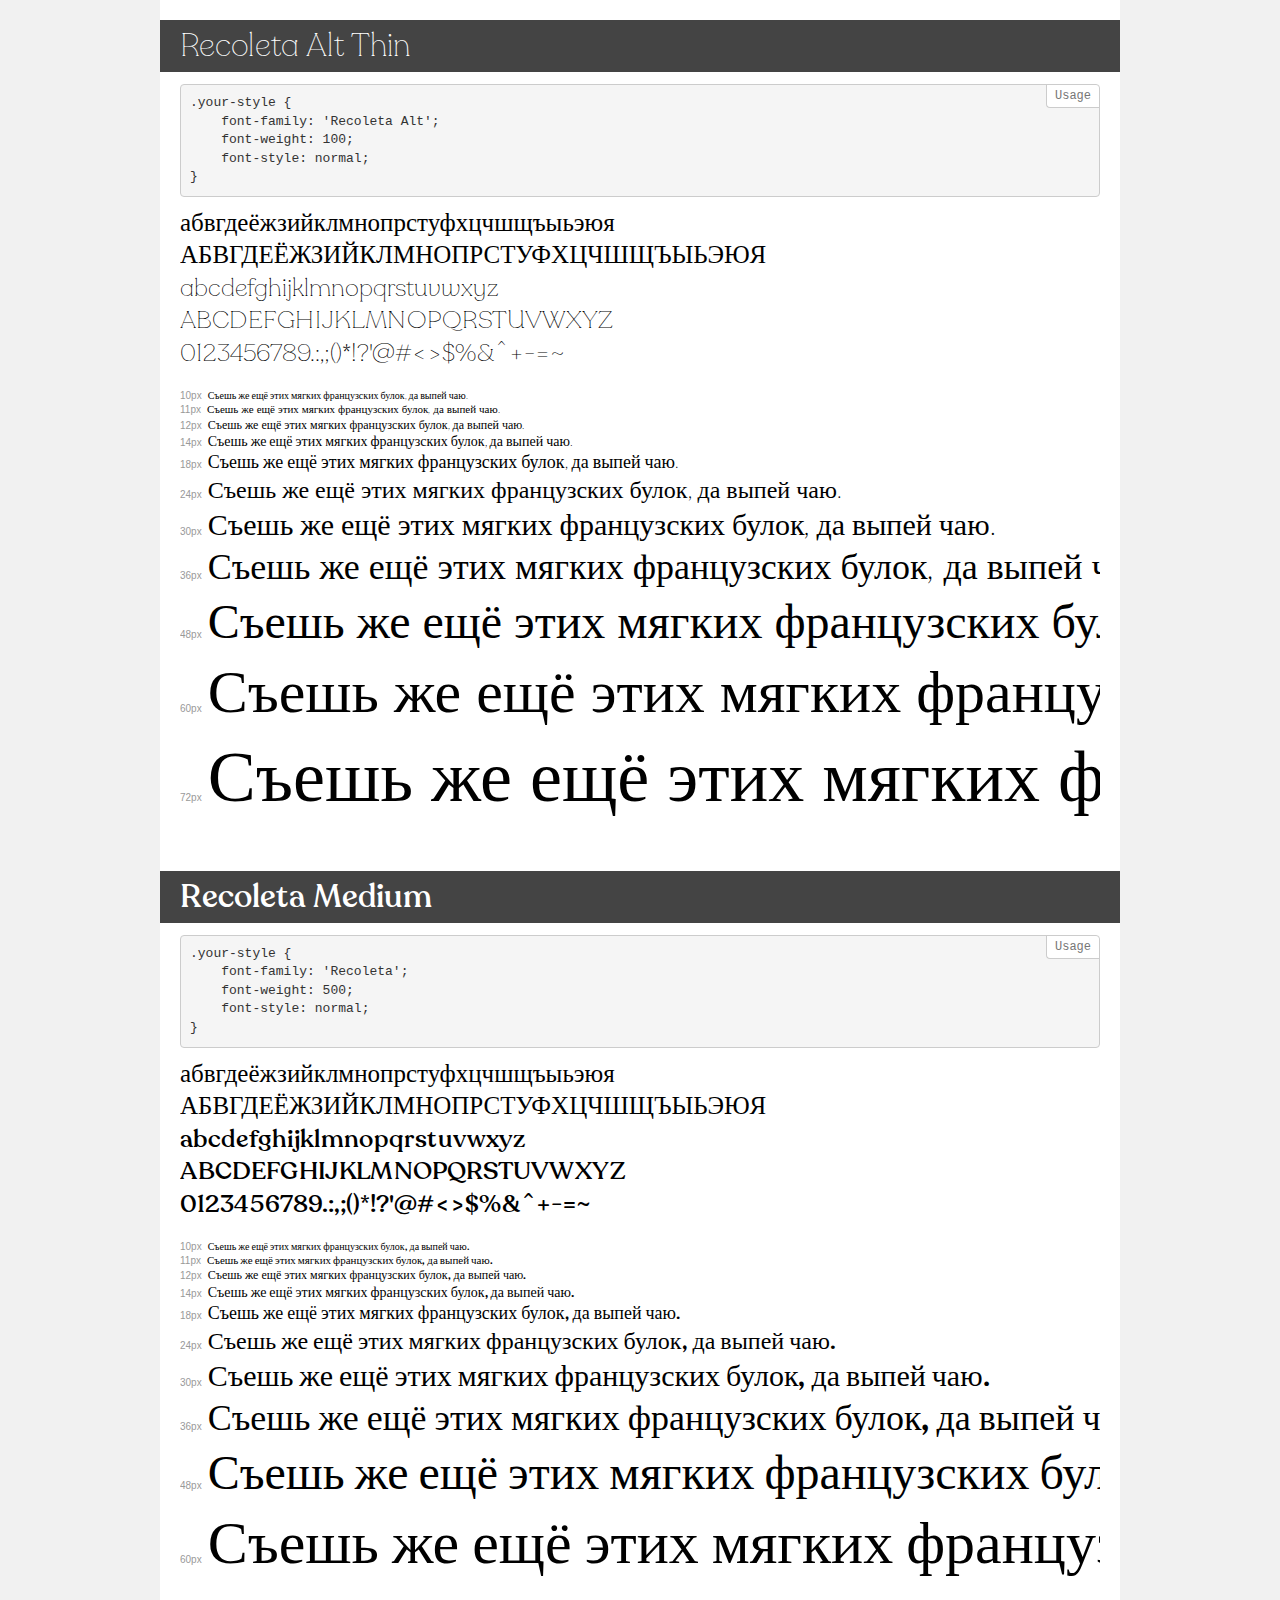
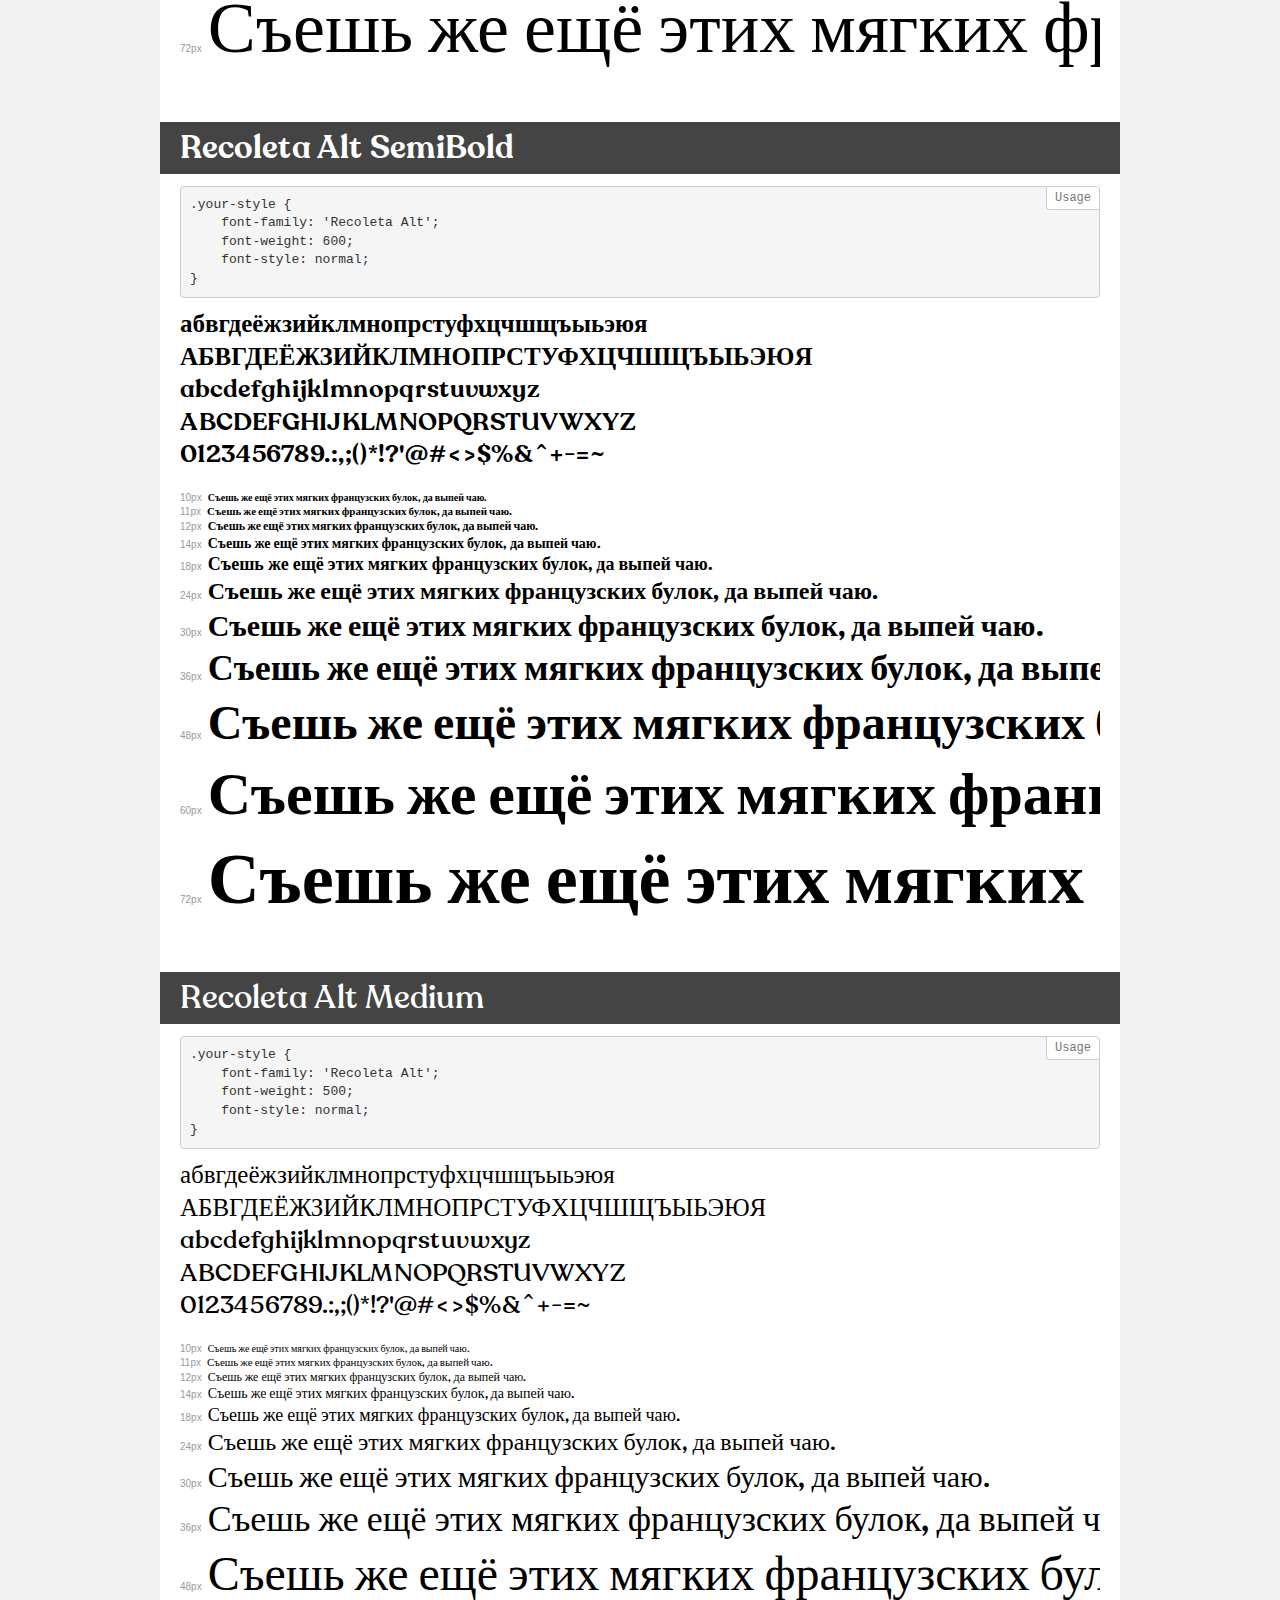
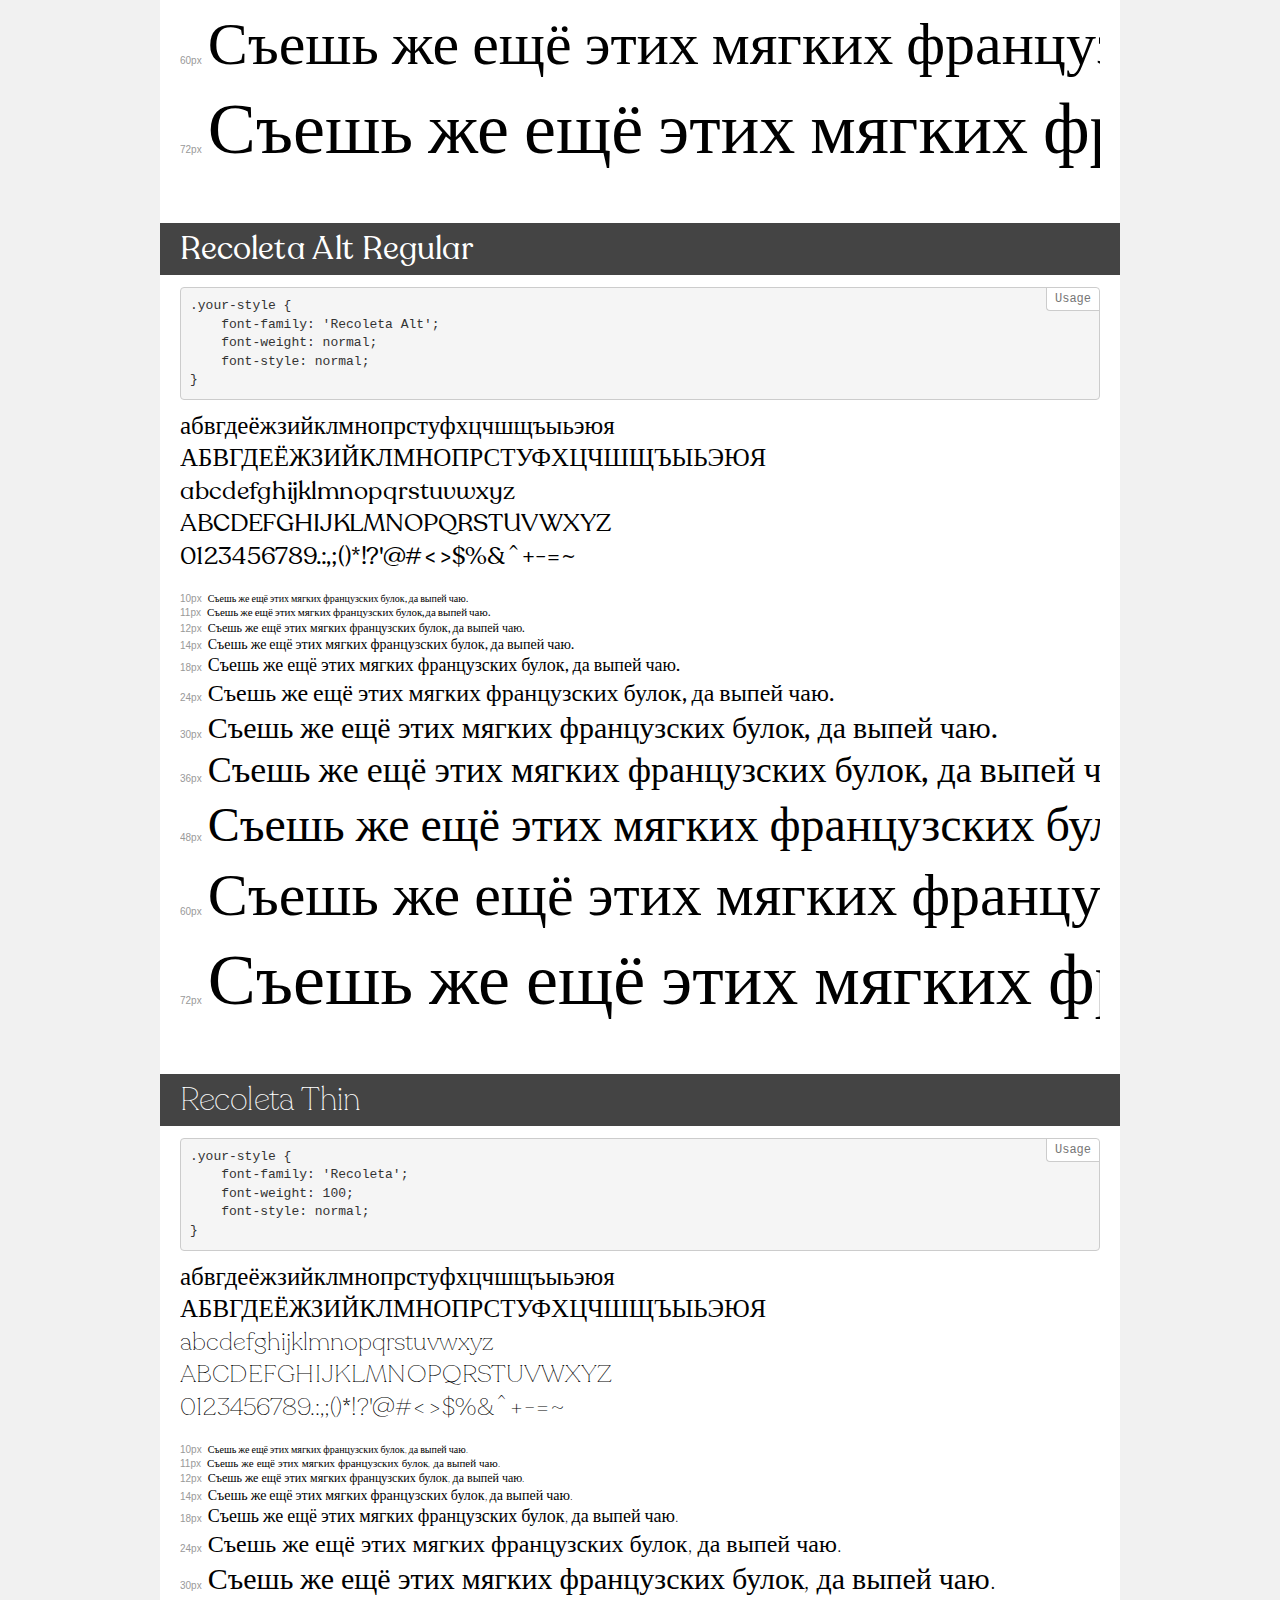
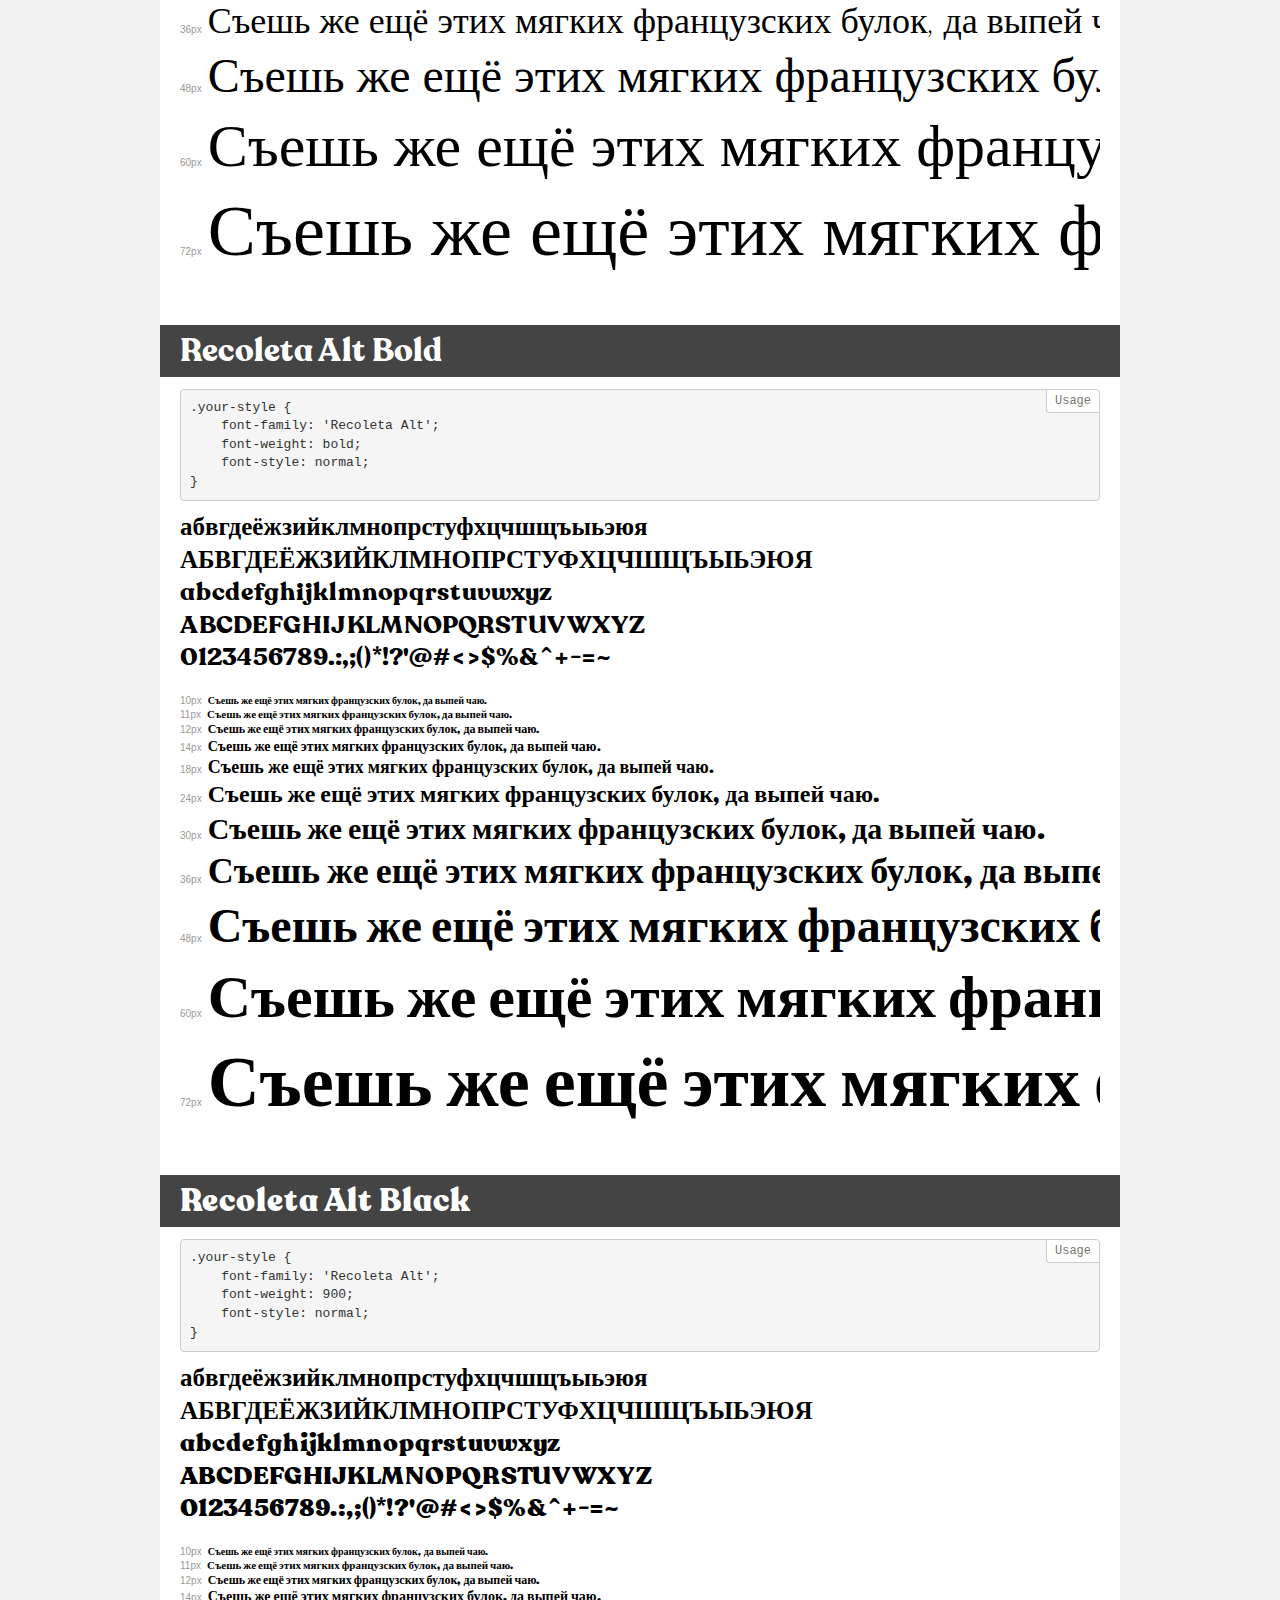
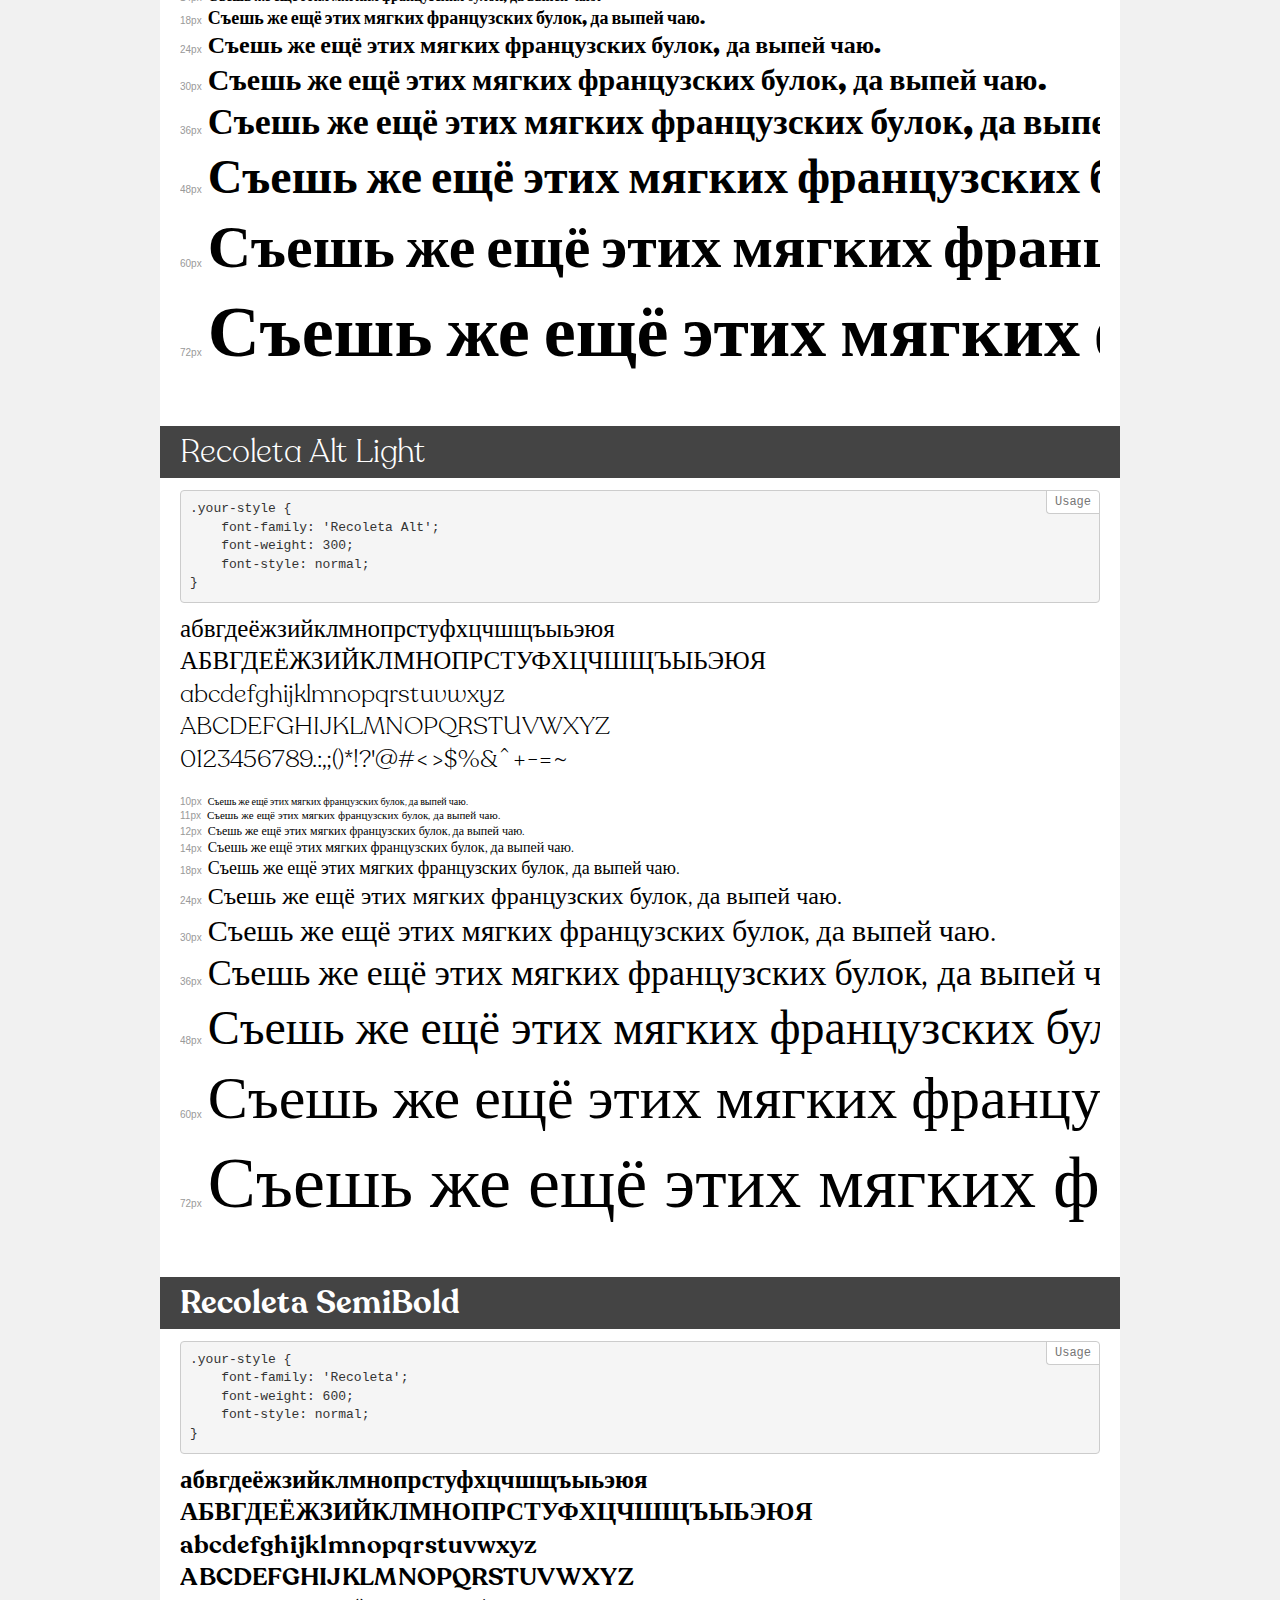
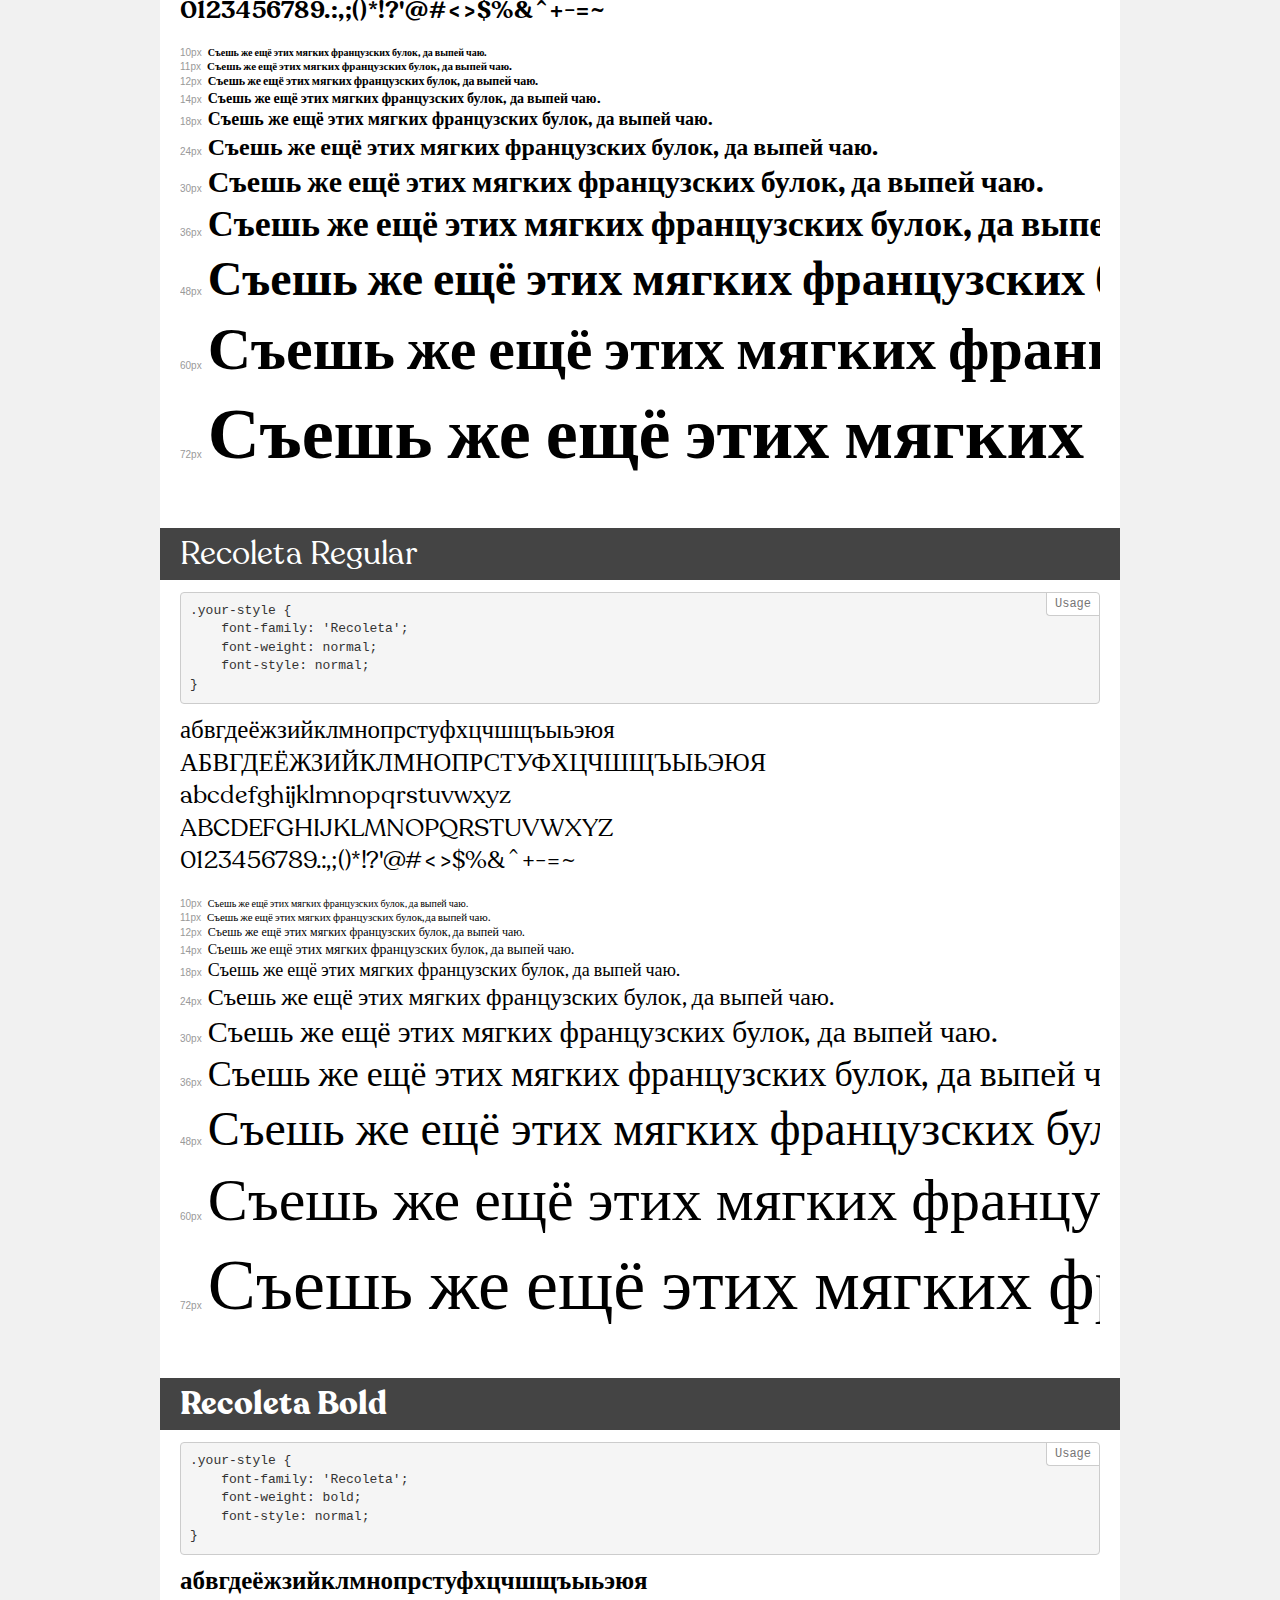
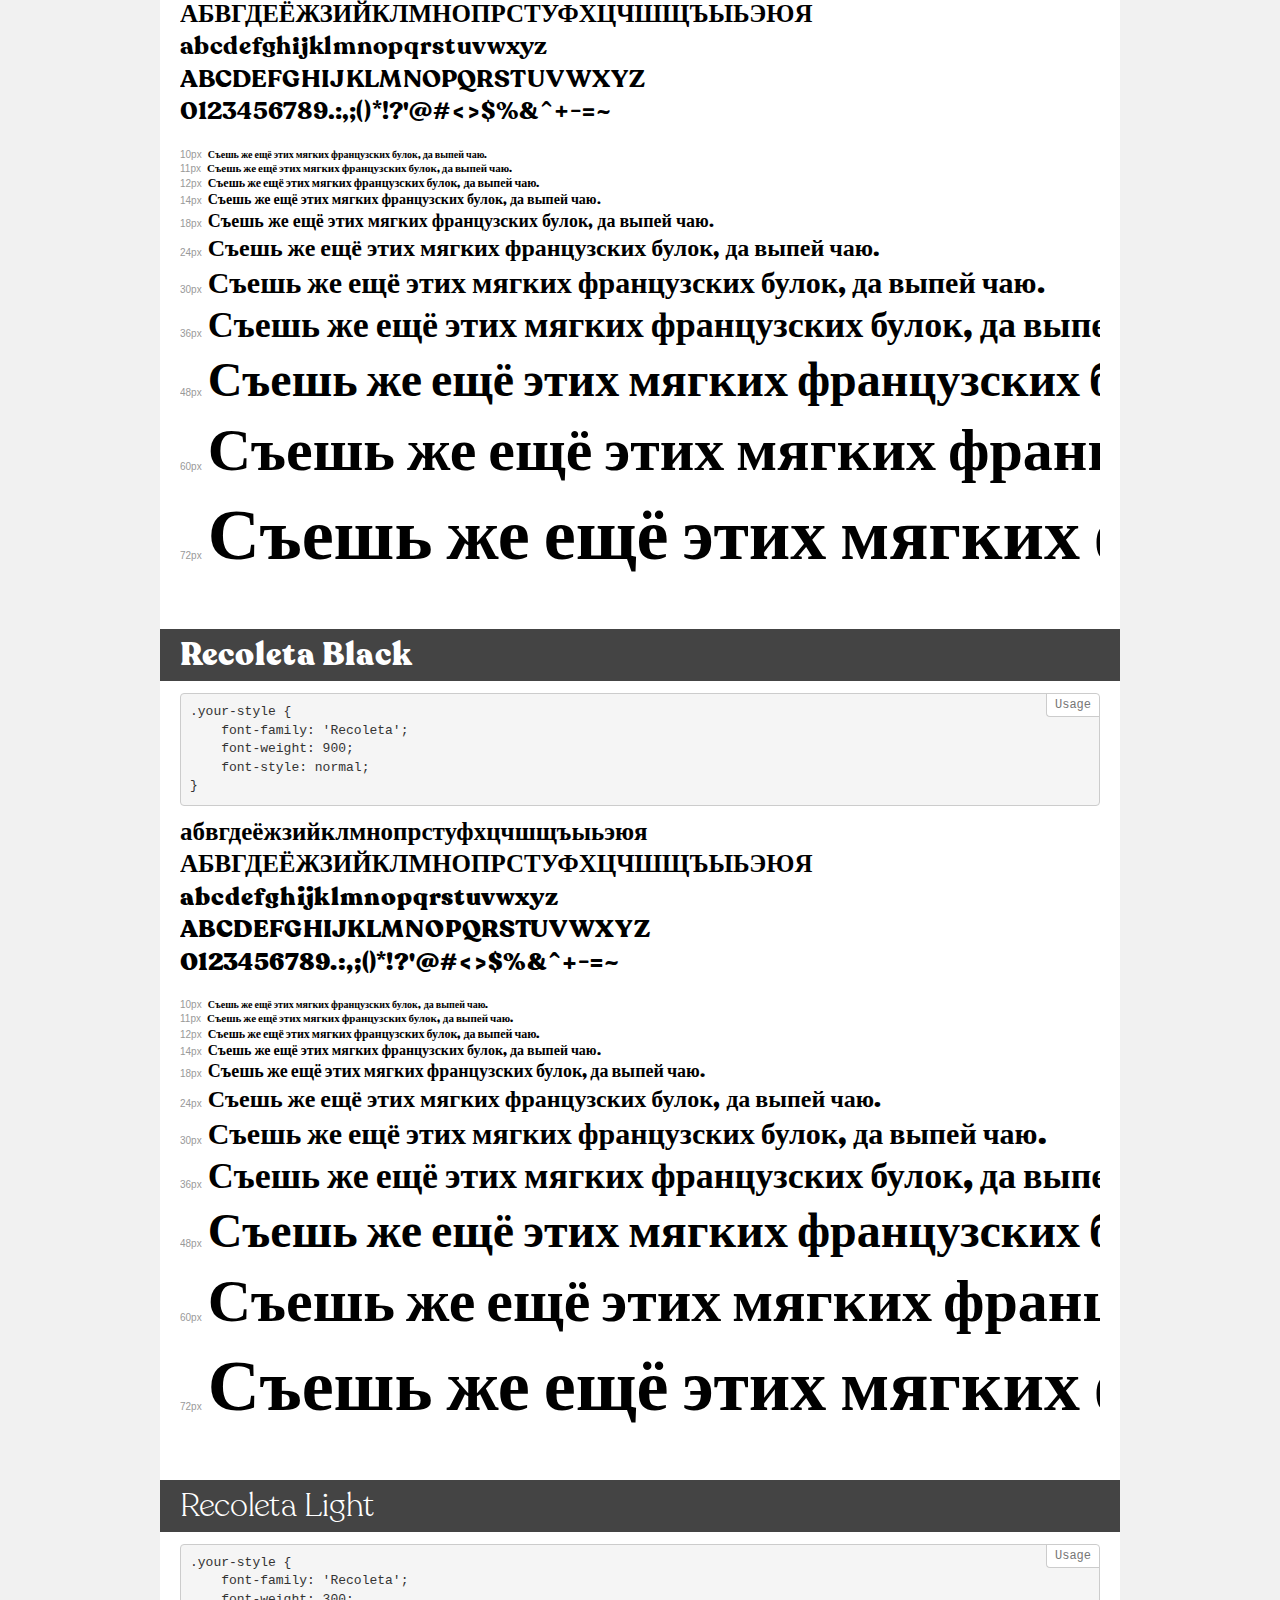
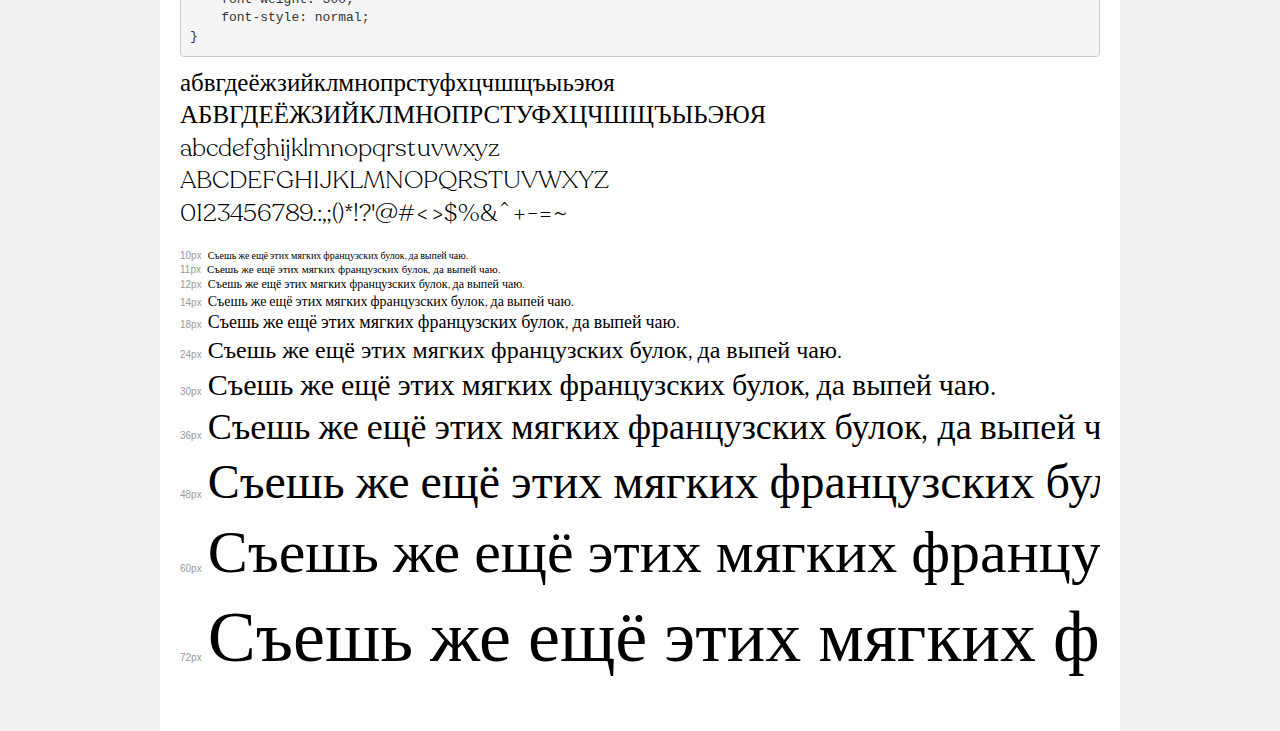
<file: fonts/demo.html>
<!DOCTYPE html>
<html>
<head>
    <meta charset="utf-8">
    <meta http-equiv="X-UA-Compatible" content="IE=edge">
    <meta name="viewport" content="width=device-width, initial-scale=1">
    <meta name="robots" content="noindex, noarchive">
    <meta name="format-detection" content="telephone=no">
    <title>Transfonter demo</title>
    <link href="stylesheet.css" rel="stylesheet">
    <style>
        /*
        http://meyerweb.com/eric/tools/css/reset/
        v2.0 | 20110126
        License: none (public domain)
        */
        html, body, div, span, applet, object, iframe,
        h1, h2, h3, h4, h5, h6, p, blockquote, pre,
        a, abbr, acronym, address, big, cite, code,
        del, dfn, em, img, ins, kbd, q, s, samp,
        small, strike, strong, sub, sup, tt, var,
        b, u, i, center,
        dl, dt, dd, ol, ul, li,
        fieldset, form, label, legend,
        table, caption, tbody, tfoot, thead, tr, th, td,
        article, aside, canvas, details, embed,
        figure, figcaption, footer, header, hgroup,
        menu, nav, output, ruby, section, summary,
        time, mark, audio, video {
            margin: 0;
            padding: 0;
            border: 0;
            font-size: 100%;
            font: inherit;
            vertical-align: baseline;
        }
        /* HTML5 display-role reset for older browsers */
        article, aside, details, figcaption, figure,
        footer, header, hgroup, menu, nav, section {
            display: block;
        }
        body {
            line-height: 1;
        }
        ol, ul {
            list-style: none;
        }
        blockquote, q {
            quotes: none;
        }
        blockquote:before, blockquote:after,
        q:before, q:after {
            content: '';
            content: none;
        }
        table {
            border-collapse: collapse;
            border-spacing: 0;
        }
        /* common styles */
        body {
            background: #f1f1f1;
            color: #000;
        }
        .page {
            background: #fff;
            width: 920px;
            margin: 0 auto;
            padding: 20px 20px 0 20px;
            overflow: hidden;
        }
        .font-container {
            overflow-x: auto;
            overflow-y: hidden;
            margin-bottom: 40px;
            line-height: 1.3;
            white-space: nowrap;
            padding-bottom: 5px;
        }
        h1 {
            position: relative;
            background: #444;
            font-size: 32px;
            color: #fff;
            padding: 10px 20px;
            margin: 0 -20px 12px -20px;
        }
        .letters {
            font-size: 25px;
            margin-bottom: 20px;
        }
        .s10:before {
            content: '10px';
        }
        .s11:before {
            content: '11px';
        }
        .s12:before {
            content: '12px';
        }
        .s14:before {
            content: '14px';
        }
        .s18:before {
            content: '18px';
        }
        .s24:before {
            content: '24px';
        }
        .s30:before {
            content: '30px';
        }
        .s36:before {
            content: '36px';
        }
        .s48:before {
            content: '48px';
        }
        .s60:before {
            content: '60px';
        }
        .s72:before {
            content: '72px';
        }
        .s10:before, .s11:before, .s12:before, .s14:before,
        .s18:before, .s24:before, .s30:before, .s36:before,
        .s48:before, .s60:before, .s72:before {
            font-family: Arial, sans-serif;
            font-size: 10px;
            font-weight: normal;
            font-style: normal;
            color: #999;
            padding-right: 6px;
        }
        pre {
            display: block;
            position: relative;
            padding: 9px;
            margin: 0 0 10px;
            font-family: Monaco, Menlo, Consolas, "Courier New", monospace !important;
            font-size: 13px;
            line-height: 1.428571429;
            color: #333;
            font-weight: normal !important;
            font-style: normal !important;
            background-color: #f5f5f5;
            border: 1px solid #ccc;
            overflow-x: auto;
            border-radius: 4px;
        }
        pre:after {
            display: block;
            position: absolute;
            right: 0;
            top: 0;
            content: 'Usage';
            line-height: 1;
            padding: 5px 8px;
            font-size: 12px;
            color: #767676;
            background-color: #fff;
            border: 1px solid #ccc;
            border-right: none;
            border-top: none;
            border-radius: 0 4px 0 4px;
            z-index: 10;
        }
        /* responsive */
        @media (max-width: 959px) {
            .page {
                width: auto;
                margin: 0;
            }
        }
    </style>
</head>
<body>
<div class="page">
    <div class="demo" style="font-family: 'Recoleta Alt'; font-weight: 100; font-style: normal;">
        <h1>Recoleta Alt Thin</h1>
        <pre>.your-style {
    font-family: 'Recoleta Alt';
    font-weight: 100;
    font-style: normal;
}</pre>
        <div class="font-container">
            <p class="letters">
                абвгдеёжзийклмнопрстуфхцчшщъыьэюя<br>
АБВГДЕЁЖЗИЙКЛМНОПРСТУФХЦЧШЩЪЫЬЭЮЯ<br>
abcdefghijklmnopqrstuvwxyz<br>
ABCDEFGHIJKLMNOPQRSTUVWXYZ<br>
                0123456789.:,;()*!?'@#<>$%&^+-=~
            </p>
            <p class="s10" style="font-size: 10px;">Съешь же ещё этих мягких французских булок, да выпей чаю.</p>
            <p class="s11" style="font-size: 11px;">Съешь же ещё этих мягких французских булок, да выпей чаю.</p>
            <p class="s12" style="font-size: 12px;">Съешь же ещё этих мягких французских булок, да выпей чаю.</p>
            <p class="s14" style="font-size: 14px;">Съешь же ещё этих мягких французских булок, да выпей чаю.</p>
            <p class="s18" style="font-size: 18px;">Съешь же ещё этих мягких французских булок, да выпей чаю.</p>
            <p class="s24" style="font-size: 24px;">Съешь же ещё этих мягких французских булок, да выпей чаю.</p>
            <p class="s30" style="font-size: 30px;">Съешь же ещё этих мягких французских булок, да выпей чаю.</p>
            <p class="s36" style="font-size: 36px;">Съешь же ещё этих мягких французских булок, да выпей чаю.</p>
            <p class="s48" style="font-size: 48px;">Съешь же ещё этих мягких французских булок, да выпей чаю.</p>
            <p class="s60" style="font-size: 60px;">Съешь же ещё этих мягких французских булок, да выпей чаю.</p>
            <p class="s72" style="font-size: 72px;">Съешь же ещё этих мягких французских булок, да выпей чаю.</p>
        </div>
    </div>
    <div class="demo" style="font-family: 'Recoleta'; font-weight: 500; font-style: normal;">
        <h1>Recoleta Medium</h1>
        <pre>.your-style {
    font-family: 'Recoleta';
    font-weight: 500;
    font-style: normal;
}</pre>
        <div class="font-container">
            <p class="letters">
                абвгдеёжзийклмнопрстуфхцчшщъыьэюя<br>
АБВГДЕЁЖЗИЙКЛМНОПРСТУФХЦЧШЩЪЫЬЭЮЯ<br>
abcdefghijklmnopqrstuvwxyz<br>
ABCDEFGHIJKLMNOPQRSTUVWXYZ<br>
                0123456789.:,;()*!?'@#<>$%&^+-=~
            </p>
            <p class="s10" style="font-size: 10px;">Съешь же ещё этих мягких французских булок, да выпей чаю.</p>
            <p class="s11" style="font-size: 11px;">Съешь же ещё этих мягких французских булок, да выпей чаю.</p>
            <p class="s12" style="font-size: 12px;">Съешь же ещё этих мягких французских булок, да выпей чаю.</p>
            <p class="s14" style="font-size: 14px;">Съешь же ещё этих мягких французских булок, да выпей чаю.</p>
            <p class="s18" style="font-size: 18px;">Съешь же ещё этих мягких французских булок, да выпей чаю.</p>
            <p class="s24" style="font-size: 24px;">Съешь же ещё этих мягких французских булок, да выпей чаю.</p>
            <p class="s30" style="font-size: 30px;">Съешь же ещё этих мягких французских булок, да выпей чаю.</p>
            <p class="s36" style="font-size: 36px;">Съешь же ещё этих мягких французских булок, да выпей чаю.</p>
            <p class="s48" style="font-size: 48px;">Съешь же ещё этих мягких французских булок, да выпей чаю.</p>
            <p class="s60" style="font-size: 60px;">Съешь же ещё этих мягких французских булок, да выпей чаю.</p>
            <p class="s72" style="font-size: 72px;">Съешь же ещё этих мягких французских булок, да выпей чаю.</p>
        </div>
    </div>
    <div class="demo" style="font-family: 'Recoleta Alt'; font-weight: 600; font-style: normal;">
        <h1>Recoleta Alt SemiBold</h1>
        <pre>.your-style {
    font-family: 'Recoleta Alt';
    font-weight: 600;
    font-style: normal;
}</pre>
        <div class="font-container">
            <p class="letters">
                абвгдеёжзийклмнопрстуфхцчшщъыьэюя<br>
АБВГДЕЁЖЗИЙКЛМНОПРСТУФХЦЧШЩЪЫЬЭЮЯ<br>
abcdefghijklmnopqrstuvwxyz<br>
ABCDEFGHIJKLMNOPQRSTUVWXYZ<br>
                0123456789.:,;()*!?'@#<>$%&^+-=~
            </p>
            <p class="s10" style="font-size: 10px;">Съешь же ещё этих мягких французских булок, да выпей чаю.</p>
            <p class="s11" style="font-size: 11px;">Съешь же ещё этих мягких французских булок, да выпей чаю.</p>
            <p class="s12" style="font-size: 12px;">Съешь же ещё этих мягких французских булок, да выпей чаю.</p>
            <p class="s14" style="font-size: 14px;">Съешь же ещё этих мягких французских булок, да выпей чаю.</p>
            <p class="s18" style="font-size: 18px;">Съешь же ещё этих мягких французских булок, да выпей чаю.</p>
            <p class="s24" style="font-size: 24px;">Съешь же ещё этих мягких французских булок, да выпей чаю.</p>
            <p class="s30" style="font-size: 30px;">Съешь же ещё этих мягких французских булок, да выпей чаю.</p>
            <p class="s36" style="font-size: 36px;">Съешь же ещё этих мягких французских булок, да выпей чаю.</p>
            <p class="s48" style="font-size: 48px;">Съешь же ещё этих мягких французских булок, да выпей чаю.</p>
            <p class="s60" style="font-size: 60px;">Съешь же ещё этих мягких французских булок, да выпей чаю.</p>
            <p class="s72" style="font-size: 72px;">Съешь же ещё этих мягких французских булок, да выпей чаю.</p>
        </div>
    </div>
    <div class="demo" style="font-family: 'Recoleta Alt'; font-weight: 500; font-style: normal;">
        <h1>Recoleta Alt Medium</h1>
        <pre>.your-style {
    font-family: 'Recoleta Alt';
    font-weight: 500;
    font-style: normal;
}</pre>
        <div class="font-container">
            <p class="letters">
                абвгдеёжзийклмнопрстуфхцчшщъыьэюя<br>
АБВГДЕЁЖЗИЙКЛМНОПРСТУФХЦЧШЩЪЫЬЭЮЯ<br>
abcdefghijklmnopqrstuvwxyz<br>
ABCDEFGHIJKLMNOPQRSTUVWXYZ<br>
                0123456789.:,;()*!?'@#<>$%&^+-=~
            </p>
            <p class="s10" style="font-size: 10px;">Съешь же ещё этих мягких французских булок, да выпей чаю.</p>
            <p class="s11" style="font-size: 11px;">Съешь же ещё этих мягких французских булок, да выпей чаю.</p>
            <p class="s12" style="font-size: 12px;">Съешь же ещё этих мягких французских булок, да выпей чаю.</p>
            <p class="s14" style="font-size: 14px;">Съешь же ещё этих мягких французских булок, да выпей чаю.</p>
            <p class="s18" style="font-size: 18px;">Съешь же ещё этих мягких французских булок, да выпей чаю.</p>
            <p class="s24" style="font-size: 24px;">Съешь же ещё этих мягких французских булок, да выпей чаю.</p>
            <p class="s30" style="font-size: 30px;">Съешь же ещё этих мягких французских булок, да выпей чаю.</p>
            <p class="s36" style="font-size: 36px;">Съешь же ещё этих мягких французских булок, да выпей чаю.</p>
            <p class="s48" style="font-size: 48px;">Съешь же ещё этих мягких французских булок, да выпей чаю.</p>
            <p class="s60" style="font-size: 60px;">Съешь же ещё этих мягких французских булок, да выпей чаю.</p>
            <p class="s72" style="font-size: 72px;">Съешь же ещё этих мягких французских булок, да выпей чаю.</p>
        </div>
    </div>
    <div class="demo" style="font-family: 'Recoleta Alt'; font-weight: normal; font-style: normal;">
        <h1>Recoleta Alt Regular</h1>
        <pre>.your-style {
    font-family: 'Recoleta Alt';
    font-weight: normal;
    font-style: normal;
}</pre>
        <div class="font-container">
            <p class="letters">
                абвгдеёжзийклмнопрстуфхцчшщъыьэюя<br>
АБВГДЕЁЖЗИЙКЛМНОПРСТУФХЦЧШЩЪЫЬЭЮЯ<br>
abcdefghijklmnopqrstuvwxyz<br>
ABCDEFGHIJKLMNOPQRSTUVWXYZ<br>
                0123456789.:,;()*!?'@#<>$%&^+-=~
            </p>
            <p class="s10" style="font-size: 10px;">Съешь же ещё этих мягких французских булок, да выпей чаю.</p>
            <p class="s11" style="font-size: 11px;">Съешь же ещё этих мягких французских булок, да выпей чаю.</p>
            <p class="s12" style="font-size: 12px;">Съешь же ещё этих мягких французских булок, да выпей чаю.</p>
            <p class="s14" style="font-size: 14px;">Съешь же ещё этих мягких французских булок, да выпей чаю.</p>
            <p class="s18" style="font-size: 18px;">Съешь же ещё этих мягких французских булок, да выпей чаю.</p>
            <p class="s24" style="font-size: 24px;">Съешь же ещё этих мягких французских булок, да выпей чаю.</p>
            <p class="s30" style="font-size: 30px;">Съешь же ещё этих мягких французских булок, да выпей чаю.</p>
            <p class="s36" style="font-size: 36px;">Съешь же ещё этих мягких французских булок, да выпей чаю.</p>
            <p class="s48" style="font-size: 48px;">Съешь же ещё этих мягких французских булок, да выпей чаю.</p>
            <p class="s60" style="font-size: 60px;">Съешь же ещё этих мягких французских булок, да выпей чаю.</p>
            <p class="s72" style="font-size: 72px;">Съешь же ещё этих мягких французских булок, да выпей чаю.</p>
        </div>
    </div>
    <div class="demo" style="font-family: 'Recoleta'; font-weight: 100; font-style: normal;">
        <h1>Recoleta Thin</h1>
        <pre>.your-style {
    font-family: 'Recoleta';
    font-weight: 100;
    font-style: normal;
}</pre>
        <div class="font-container">
            <p class="letters">
                абвгдеёжзийклмнопрстуфхцчшщъыьэюя<br>
АБВГДЕЁЖЗИЙКЛМНОПРСТУФХЦЧШЩЪЫЬЭЮЯ<br>
abcdefghijklmnopqrstuvwxyz<br>
ABCDEFGHIJKLMNOPQRSTUVWXYZ<br>
                0123456789.:,;()*!?'@#<>$%&^+-=~
            </p>
            <p class="s10" style="font-size: 10px;">Съешь же ещё этих мягких французских булок, да выпей чаю.</p>
            <p class="s11" style="font-size: 11px;">Съешь же ещё этих мягких французских булок, да выпей чаю.</p>
            <p class="s12" style="font-size: 12px;">Съешь же ещё этих мягких французских булок, да выпей чаю.</p>
            <p class="s14" style="font-size: 14px;">Съешь же ещё этих мягких французских булок, да выпей чаю.</p>
            <p class="s18" style="font-size: 18px;">Съешь же ещё этих мягких французских булок, да выпей чаю.</p>
            <p class="s24" style="font-size: 24px;">Съешь же ещё этих мягких французских булок, да выпей чаю.</p>
            <p class="s30" style="font-size: 30px;">Съешь же ещё этих мягких французских булок, да выпей чаю.</p>
            <p class="s36" style="font-size: 36px;">Съешь же ещё этих мягких французских булок, да выпей чаю.</p>
            <p class="s48" style="font-size: 48px;">Съешь же ещё этих мягких французских булок, да выпей чаю.</p>
            <p class="s60" style="font-size: 60px;">Съешь же ещё этих мягких французских булок, да выпей чаю.</p>
            <p class="s72" style="font-size: 72px;">Съешь же ещё этих мягких французских булок, да выпей чаю.</p>
        </div>
    </div>
    <div class="demo" style="font-family: 'Recoleta Alt'; font-weight: bold; font-style: normal;">
        <h1>Recoleta Alt Bold</h1>
        <pre>.your-style {
    font-family: 'Recoleta Alt';
    font-weight: bold;
    font-style: normal;
}</pre>
        <div class="font-container">
            <p class="letters">
                абвгдеёжзийклмнопрстуфхцчшщъыьэюя<br>
АБВГДЕЁЖЗИЙКЛМНОПРСТУФХЦЧШЩЪЫЬЭЮЯ<br>
abcdefghijklmnopqrstuvwxyz<br>
ABCDEFGHIJKLMNOPQRSTUVWXYZ<br>
                0123456789.:,;()*!?'@#<>$%&^+-=~
            </p>
            <p class="s10" style="font-size: 10px;">Съешь же ещё этих мягких французских булок, да выпей чаю.</p>
            <p class="s11" style="font-size: 11px;">Съешь же ещё этих мягких французских булок, да выпей чаю.</p>
            <p class="s12" style="font-size: 12px;">Съешь же ещё этих мягких французских булок, да выпей чаю.</p>
            <p class="s14" style="font-size: 14px;">Съешь же ещё этих мягких французских булок, да выпей чаю.</p>
            <p class="s18" style="font-size: 18px;">Съешь же ещё этих мягких французских булок, да выпей чаю.</p>
            <p class="s24" style="font-size: 24px;">Съешь же ещё этих мягких французских булок, да выпей чаю.</p>
            <p class="s30" style="font-size: 30px;">Съешь же ещё этих мягких французских булок, да выпей чаю.</p>
            <p class="s36" style="font-size: 36px;">Съешь же ещё этих мягких французских булок, да выпей чаю.</p>
            <p class="s48" style="font-size: 48px;">Съешь же ещё этих мягких французских булок, да выпей чаю.</p>
            <p class="s60" style="font-size: 60px;">Съешь же ещё этих мягких французских булок, да выпей чаю.</p>
            <p class="s72" style="font-size: 72px;">Съешь же ещё этих мягких французских булок, да выпей чаю.</p>
        </div>
    </div>
    <div class="demo" style="font-family: 'Recoleta Alt'; font-weight: 900; font-style: normal;">
        <h1>Recoleta Alt Black</h1>
        <pre>.your-style {
    font-family: 'Recoleta Alt';
    font-weight: 900;
    font-style: normal;
}</pre>
        <div class="font-container">
            <p class="letters">
                абвгдеёжзийклмнопрстуфхцчшщъыьэюя<br>
АБВГДЕЁЖЗИЙКЛМНОПРСТУФХЦЧШЩЪЫЬЭЮЯ<br>
abcdefghijklmnopqrstuvwxyz<br>
ABCDEFGHIJKLMNOPQRSTUVWXYZ<br>
                0123456789.:,;()*!?'@#<>$%&^+-=~
            </p>
            <p class="s10" style="font-size: 10px;">Съешь же ещё этих мягких французских булок, да выпей чаю.</p>
            <p class="s11" style="font-size: 11px;">Съешь же ещё этих мягких французских булок, да выпей чаю.</p>
            <p class="s12" style="font-size: 12px;">Съешь же ещё этих мягких французских булок, да выпей чаю.</p>
            <p class="s14" style="font-size: 14px;">Съешь же ещё этих мягких французских булок, да выпей чаю.</p>
            <p class="s18" style="font-size: 18px;">Съешь же ещё этих мягких французских булок, да выпей чаю.</p>
            <p class="s24" style="font-size: 24px;">Съешь же ещё этих мягких французских булок, да выпей чаю.</p>
            <p class="s30" style="font-size: 30px;">Съешь же ещё этих мягких французских булок, да выпей чаю.</p>
            <p class="s36" style="font-size: 36px;">Съешь же ещё этих мягких французских булок, да выпей чаю.</p>
            <p class="s48" style="font-size: 48px;">Съешь же ещё этих мягких французских булок, да выпей чаю.</p>
            <p class="s60" style="font-size: 60px;">Съешь же ещё этих мягких французских булок, да выпей чаю.</p>
            <p class="s72" style="font-size: 72px;">Съешь же ещё этих мягких французских булок, да выпей чаю.</p>
        </div>
    </div>
    <div class="demo" style="font-family: 'Recoleta Alt'; font-weight: 300; font-style: normal;">
        <h1>Recoleta Alt Light</h1>
        <pre>.your-style {
    font-family: 'Recoleta Alt';
    font-weight: 300;
    font-style: normal;
}</pre>
        <div class="font-container">
            <p class="letters">
                абвгдеёжзийклмнопрстуфхцчшщъыьэюя<br>
АБВГДЕЁЖЗИЙКЛМНОПРСТУФХЦЧШЩЪЫЬЭЮЯ<br>
abcdefghijklmnopqrstuvwxyz<br>
ABCDEFGHIJKLMNOPQRSTUVWXYZ<br>
                0123456789.:,;()*!?'@#<>$%&^+-=~
            </p>
            <p class="s10" style="font-size: 10px;">Съешь же ещё этих мягких французских булок, да выпей чаю.</p>
            <p class="s11" style="font-size: 11px;">Съешь же ещё этих мягких французских булок, да выпей чаю.</p>
            <p class="s12" style="font-size: 12px;">Съешь же ещё этих мягких французских булок, да выпей чаю.</p>
            <p class="s14" style="font-size: 14px;">Съешь же ещё этих мягких французских булок, да выпей чаю.</p>
            <p class="s18" style="font-size: 18px;">Съешь же ещё этих мягких французских булок, да выпей чаю.</p>
            <p class="s24" style="font-size: 24px;">Съешь же ещё этих мягких французских булок, да выпей чаю.</p>
            <p class="s30" style="font-size: 30px;">Съешь же ещё этих мягких французских булок, да выпей чаю.</p>
            <p class="s36" style="font-size: 36px;">Съешь же ещё этих мягких французских булок, да выпей чаю.</p>
            <p class="s48" style="font-size: 48px;">Съешь же ещё этих мягких французских булок, да выпей чаю.</p>
            <p class="s60" style="font-size: 60px;">Съешь же ещё этих мягких французских булок, да выпей чаю.</p>
            <p class="s72" style="font-size: 72px;">Съешь же ещё этих мягких французских булок, да выпей чаю.</p>
        </div>
    </div>
    <div class="demo" style="font-family: 'Recoleta'; font-weight: 600; font-style: normal;">
        <h1>Recoleta SemiBold</h1>
        <pre>.your-style {
    font-family: 'Recoleta';
    font-weight: 600;
    font-style: normal;
}</pre>
        <div class="font-container">
            <p class="letters">
                абвгдеёжзийклмнопрстуфхцчшщъыьэюя<br>
АБВГДЕЁЖЗИЙКЛМНОПРСТУФХЦЧШЩЪЫЬЭЮЯ<br>
abcdefghijklmnopqrstuvwxyz<br>
ABCDEFGHIJKLMNOPQRSTUVWXYZ<br>
                0123456789.:,;()*!?'@#<>$%&^+-=~
            </p>
            <p class="s10" style="font-size: 10px;">Съешь же ещё этих мягких французских булок, да выпей чаю.</p>
            <p class="s11" style="font-size: 11px;">Съешь же ещё этих мягких французских булок, да выпей чаю.</p>
            <p class="s12" style="font-size: 12px;">Съешь же ещё этих мягких французских булок, да выпей чаю.</p>
            <p class="s14" style="font-size: 14px;">Съешь же ещё этих мягких французских булок, да выпей чаю.</p>
            <p class="s18" style="font-size: 18px;">Съешь же ещё этих мягких французских булок, да выпей чаю.</p>
            <p class="s24" style="font-size: 24px;">Съешь же ещё этих мягких французских булок, да выпей чаю.</p>
            <p class="s30" style="font-size: 30px;">Съешь же ещё этих мягких французских булок, да выпей чаю.</p>
            <p class="s36" style="font-size: 36px;">Съешь же ещё этих мягких французских булок, да выпей чаю.</p>
            <p class="s48" style="font-size: 48px;">Съешь же ещё этих мягких французских булок, да выпей чаю.</p>
            <p class="s60" style="font-size: 60px;">Съешь же ещё этих мягких французских булок, да выпей чаю.</p>
            <p class="s72" style="font-size: 72px;">Съешь же ещё этих мягких французских булок, да выпей чаю.</p>
        </div>
    </div>
    <div class="demo" style="font-family: 'Recoleta'; font-weight: normal; font-style: normal;">
        <h1>Recoleta Regular</h1>
        <pre>.your-style {
    font-family: 'Recoleta';
    font-weight: normal;
    font-style: normal;
}</pre>
        <div class="font-container">
            <p class="letters">
                абвгдеёжзийклмнопрстуфхцчшщъыьэюя<br>
АБВГДЕЁЖЗИЙКЛМНОПРСТУФХЦЧШЩЪЫЬЭЮЯ<br>
abcdefghijklmnopqrstuvwxyz<br>
ABCDEFGHIJKLMNOPQRSTUVWXYZ<br>
                0123456789.:,;()*!?'@#<>$%&^+-=~
            </p>
            <p class="s10" style="font-size: 10px;">Съешь же ещё этих мягких французских булок, да выпей чаю.</p>
            <p class="s11" style="font-size: 11px;">Съешь же ещё этих мягких французских булок, да выпей чаю.</p>
            <p class="s12" style="font-size: 12px;">Съешь же ещё этих мягких французских булок, да выпей чаю.</p>
            <p class="s14" style="font-size: 14px;">Съешь же ещё этих мягких французских булок, да выпей чаю.</p>
            <p class="s18" style="font-size: 18px;">Съешь же ещё этих мягких французских булок, да выпей чаю.</p>
            <p class="s24" style="font-size: 24px;">Съешь же ещё этих мягких французских булок, да выпей чаю.</p>
            <p class="s30" style="font-size: 30px;">Съешь же ещё этих мягких французских булок, да выпей чаю.</p>
            <p class="s36" style="font-size: 36px;">Съешь же ещё этих мягких французских булок, да выпей чаю.</p>
            <p class="s48" style="font-size: 48px;">Съешь же ещё этих мягких французских булок, да выпей чаю.</p>
            <p class="s60" style="font-size: 60px;">Съешь же ещё этих мягких французских булок, да выпей чаю.</p>
            <p class="s72" style="font-size: 72px;">Съешь же ещё этих мягких французских булок, да выпей чаю.</p>
        </div>
    </div>
    <div class="demo" style="font-family: 'Recoleta'; font-weight: bold; font-style: normal;">
        <h1>Recoleta Bold</h1>
        <pre>.your-style {
    font-family: 'Recoleta';
    font-weight: bold;
    font-style: normal;
}</pre>
        <div class="font-container">
            <p class="letters">
                абвгдеёжзийклмнопрстуфхцчшщъыьэюя<br>
АБВГДЕЁЖЗИЙКЛМНОПРСТУФХЦЧШЩЪЫЬЭЮЯ<br>
abcdefghijklmnopqrstuvwxyz<br>
ABCDEFGHIJKLMNOPQRSTUVWXYZ<br>
                0123456789.:,;()*!?'@#<>$%&^+-=~
            </p>
            <p class="s10" style="font-size: 10px;">Съешь же ещё этих мягких французских булок, да выпей чаю.</p>
            <p class="s11" style="font-size: 11px;">Съешь же ещё этих мягких французских булок, да выпей чаю.</p>
            <p class="s12" style="font-size: 12px;">Съешь же ещё этих мягких французских булок, да выпей чаю.</p>
            <p class="s14" style="font-size: 14px;">Съешь же ещё этих мягких французских булок, да выпей чаю.</p>
            <p class="s18" style="font-size: 18px;">Съешь же ещё этих мягких французских булок, да выпей чаю.</p>
            <p class="s24" style="font-size: 24px;">Съешь же ещё этих мягких французских булок, да выпей чаю.</p>
            <p class="s30" style="font-size: 30px;">Съешь же ещё этих мягких французских булок, да выпей чаю.</p>
            <p class="s36" style="font-size: 36px;">Съешь же ещё этих мягких французских булок, да выпей чаю.</p>
            <p class="s48" style="font-size: 48px;">Съешь же ещё этих мягких французских булок, да выпей чаю.</p>
            <p class="s60" style="font-size: 60px;">Съешь же ещё этих мягких французских булок, да выпей чаю.</p>
            <p class="s72" style="font-size: 72px;">Съешь же ещё этих мягких французских булок, да выпей чаю.</p>
        </div>
    </div>
    <div class="demo" style="font-family: 'Recoleta'; font-weight: 900; font-style: normal;">
        <h1>Recoleta Black</h1>
        <pre>.your-style {
    font-family: 'Recoleta';
    font-weight: 900;
    font-style: normal;
}</pre>
        <div class="font-container">
            <p class="letters">
                абвгдеёжзийклмнопрстуфхцчшщъыьэюя<br>
АБВГДЕЁЖЗИЙКЛМНОПРСТУФХЦЧШЩЪЫЬЭЮЯ<br>
abcdefghijklmnopqrstuvwxyz<br>
ABCDEFGHIJKLMNOPQRSTUVWXYZ<br>
                0123456789.:,;()*!?'@#<>$%&^+-=~
            </p>
            <p class="s10" style="font-size: 10px;">Съешь же ещё этих мягких французских булок, да выпей чаю.</p>
            <p class="s11" style="font-size: 11px;">Съешь же ещё этих мягких французских булок, да выпей чаю.</p>
            <p class="s12" style="font-size: 12px;">Съешь же ещё этих мягких французских булок, да выпей чаю.</p>
            <p class="s14" style="font-size: 14px;">Съешь же ещё этих мягких французских булок, да выпей чаю.</p>
            <p class="s18" style="font-size: 18px;">Съешь же ещё этих мягких французских булок, да выпей чаю.</p>
            <p class="s24" style="font-size: 24px;">Съешь же ещё этих мягких французских булок, да выпей чаю.</p>
            <p class="s30" style="font-size: 30px;">Съешь же ещё этих мягких французских булок, да выпей чаю.</p>
            <p class="s36" style="font-size: 36px;">Съешь же ещё этих мягких французских булок, да выпей чаю.</p>
            <p class="s48" style="font-size: 48px;">Съешь же ещё этих мягких французских булок, да выпей чаю.</p>
            <p class="s60" style="font-size: 60px;">Съешь же ещё этих мягких французских булок, да выпей чаю.</p>
            <p class="s72" style="font-size: 72px;">Съешь же ещё этих мягких французских булок, да выпей чаю.</p>
        </div>
    </div>
    <div class="demo" style="font-family: 'Recoleta'; font-weight: 300; font-style: normal;">
        <h1>Recoleta Light</h1>
        <pre>.your-style {
    font-family: 'Recoleta';
    font-weight: 300;
    font-style: normal;
}</pre>
        <div class="font-container">
            <p class="letters">
                абвгдеёжзийклмнопрстуфхцчшщъыьэюя<br>
АБВГДЕЁЖЗИЙКЛМНОПРСТУФХЦЧШЩЪЫЬЭЮЯ<br>
abcdefghijklmnopqrstuvwxyz<br>
ABCDEFGHIJKLMNOPQRSTUVWXYZ<br>
                0123456789.:,;()*!?'@#<>$%&^+-=~
            </p>
            <p class="s10" style="font-size: 10px;">Съешь же ещё этих мягких французских булок, да выпей чаю.</p>
            <p class="s11" style="font-size: 11px;">Съешь же ещё этих мягких французских булок, да выпей чаю.</p>
            <p class="s12" style="font-size: 12px;">Съешь же ещё этих мягких французских булок, да выпей чаю.</p>
            <p class="s14" style="font-size: 14px;">Съешь же ещё этих мягких французских булок, да выпей чаю.</p>
            <p class="s18" style="font-size: 18px;">Съешь же ещё этих мягких французских булок, да выпей чаю.</p>
            <p class="s24" style="font-size: 24px;">Съешь же ещё этих мягких французских булок, да выпей чаю.</p>
            <p class="s30" style="font-size: 30px;">Съешь же ещё этих мягких французских булок, да выпей чаю.</p>
            <p class="s36" style="font-size: 36px;">Съешь же ещё этих мягких французских булок, да выпей чаю.</p>
            <p class="s48" style="font-size: 48px;">Съешь же ещё этих мягких французских булок, да выпей чаю.</p>
            <p class="s60" style="font-size: 60px;">Съешь же ещё этих мягких французских булок, да выпей чаю.</p>
            <p class="s72" style="font-size: 72px;">Съешь же ещё этих мягких французских булок, да выпей чаю.</p>
        </div>
    </div>
</div>
</body>
</html>
</file>
<file: fonts/stylesheet.css>
@font-face {
    font-family: 'Recoleta Alt';
    src: url('RecoletaAlt-Thin.eot');
    src: local('Recoleta Alt Thin'), local('RecoletaAlt-Thin'),
        url('RecoletaAlt-Thin.eot?#iefix') format('embedded-opentype'),
        url('RecoletaAlt-Thin.woff2') format('woff2'),
        url('RecoletaAlt-Thin.woff') format('woff'),
        url('RecoletaAlt-Thin.ttf') format('truetype');
    font-weight: 100;
    font-style: normal;
}

@font-face {
    font-family: 'Recoleta';
    src: url('Recoleta-Medium.eot');
    src: local('Recoleta Medium'), local('Recoleta-Medium'),
        url('Recoleta-Medium.eot?#iefix') format('embedded-opentype'),
        url('Recoleta-Medium.woff2') format('woff2'),
        url('Recoleta-Medium.woff') format('woff'),
        url('Recoleta-Medium.ttf') format('truetype');
    font-weight: 500;
    font-style: normal;
}

@font-face {
    font-family: 'Recoleta Alt';
    src: url('RecoletaAlt-SemiBold.eot');
    src: local('Recoleta Alt SemiBold'), local('RecoletaAlt-SemiBold'),
        url('RecoletaAlt-SemiBold.eot?#iefix') format('embedded-opentype'),
        url('RecoletaAlt-SemiBold.woff2') format('woff2'),
        url('RecoletaAlt-SemiBold.woff') format('woff'),
        url('RecoletaAlt-SemiBold.ttf') format('truetype');
    font-weight: 600;
    font-style: normal;
}

@font-face {
    font-family: 'Recoleta Alt';
    src: url('RecoletaAlt-Medium.eot');
    src: local('Recoleta Alt Medium'), local('RecoletaAlt-Medium'),
        url('RecoletaAlt-Medium.eot?#iefix') format('embedded-opentype'),
        url('RecoletaAlt-Medium.woff2') format('woff2'),
        url('RecoletaAlt-Medium.woff') format('woff'),
        url('RecoletaAlt-Medium.ttf') format('truetype');
    font-weight: 500;
    font-style: normal;
}

@font-face {
    font-family: 'Recoleta Alt';
    src: url('RecoletaAlt-Regular.eot');
    src: local('Recoleta Alt Regular'), local('RecoletaAlt-Regular'),
        url('RecoletaAlt-Regular.eot?#iefix') format('embedded-opentype'),
        url('RecoletaAlt-Regular.woff2') format('woff2'),
        url('RecoletaAlt-Regular.woff') format('woff'),
        url('RecoletaAlt-Regular.ttf') format('truetype');
    font-weight: normal;
    font-style: normal;
}

@font-face {
    font-family: 'Recoleta';
    src: url('Recoleta-Thin.eot');
    src: local('Recoleta Thin'), local('Recoleta-Thin'),
        url('Recoleta-Thin.eot?#iefix') format('embedded-opentype'),
        url('Recoleta-Thin.woff2') format('woff2'),
        url('Recoleta-Thin.woff') format('woff'),
        url('Recoleta-Thin.ttf') format('truetype');
    font-weight: 100;
    font-style: normal;
}

@font-face {
    font-family: 'Recoleta Alt';
    src: url('RecoletaAlt-Bold.eot');
    src: local('Recoleta Alt Bold'), local('RecoletaAlt-Bold'),
        url('RecoletaAlt-Bold.eot?#iefix') format('embedded-opentype'),
        url('RecoletaAlt-Bold.woff2') format('woff2'),
        url('RecoletaAlt-Bold.woff') format('woff'),
        url('RecoletaAlt-Bold.ttf') format('truetype');
    font-weight: bold;
    font-style: normal;
}

@font-face {
    font-family: 'Recoleta Alt';
    src: url('RecoletaAlt-Black.eot');
    src: local('Recoleta Alt Black'), local('RecoletaAlt-Black'),
        url('RecoletaAlt-Black.eot?#iefix') format('embedded-opentype'),
        url('RecoletaAlt-Black.woff2') format('woff2'),
        url('RecoletaAlt-Black.woff') format('woff'),
        url('RecoletaAlt-Black.ttf') format('truetype');
    font-weight: 900;
    font-style: normal;
}

@font-face {
    font-family: 'Recoleta Alt';
    src: url('RecoletaAlt-Light.eot');
    src: local('Recoleta Alt Light'), local('RecoletaAlt-Light'),
        url('RecoletaAlt-Light.eot?#iefix') format('embedded-opentype'),
        url('RecoletaAlt-Light.woff2') format('woff2'),
        url('RecoletaAlt-Light.woff') format('woff'),
        url('RecoletaAlt-Light.ttf') format('truetype');
    font-weight: 300;
    font-style: normal;
}

@font-face {
    font-family: 'Recoleta';
    src: url('Recoleta-SemiBold.eot');
    src: local('Recoleta SemiBold'), local('Recoleta-SemiBold'),
        url('Recoleta-SemiBold.eot?#iefix') format('embedded-opentype'),
        url('Recoleta-SemiBold.woff2') format('woff2'),
        url('Recoleta-SemiBold.woff') format('woff'),
        url('Recoleta-SemiBold.ttf') format('truetype');
    font-weight: 600;
    font-style: normal;
}

@font-face {
    font-family: 'Recoleta';
    src: url('Recoleta-Regular.eot');
    src: local('Recoleta Regular'), local('Recoleta-Regular'),
        url('Recoleta-Regular.eot?#iefix') format('embedded-opentype'),
        url('Recoleta-Regular.woff2') format('woff2'),
        url('Recoleta-Regular.woff') format('woff'),
        url('Recoleta-Regular.ttf') format('truetype');
    font-weight: normal;
    font-style: normal;
}

@font-face {
    font-family: 'Recoleta';
    src: url('Recoleta-Bold.eot');
    src: local('Recoleta Bold'), local('Recoleta-Bold'),
        url('Recoleta-Bold.eot?#iefix') format('embedded-opentype'),
        url('Recoleta-Bold.woff2') format('woff2'),
        url('Recoleta-Bold.woff') format('woff'),
        url('Recoleta-Bold.ttf') format('truetype');
    font-weight: bold;
    font-style: normal;
}

@font-face {
    font-family: 'Recoleta';
    src: url('Recoleta-Black.eot');
    src: local('Recoleta Black'), local('Recoleta-Black'),
        url('Recoleta-Black.eot?#iefix') format('embedded-opentype'),
        url('Recoleta-Black.woff2') format('woff2'),
        url('Recoleta-Black.woff') format('woff'),
        url('Recoleta-Black.ttf') format('truetype');
    font-weight: 900;
    font-style: normal;
}

@font-face {
    font-family: 'Recoleta';
    src: url('Recoleta-Light.eot');
    src: local('Recoleta Light'), local('Recoleta-Light'),
        url('Recoleta-Light.eot?#iefix') format('embedded-opentype'),
        url('Recoleta-Light.woff2') format('woff2'),
        url('Recoleta-Light.woff') format('woff'),
        url('Recoleta-Light.ttf') format('truetype');
    font-weight: 300;
    font-style: normal;
}
</file>
